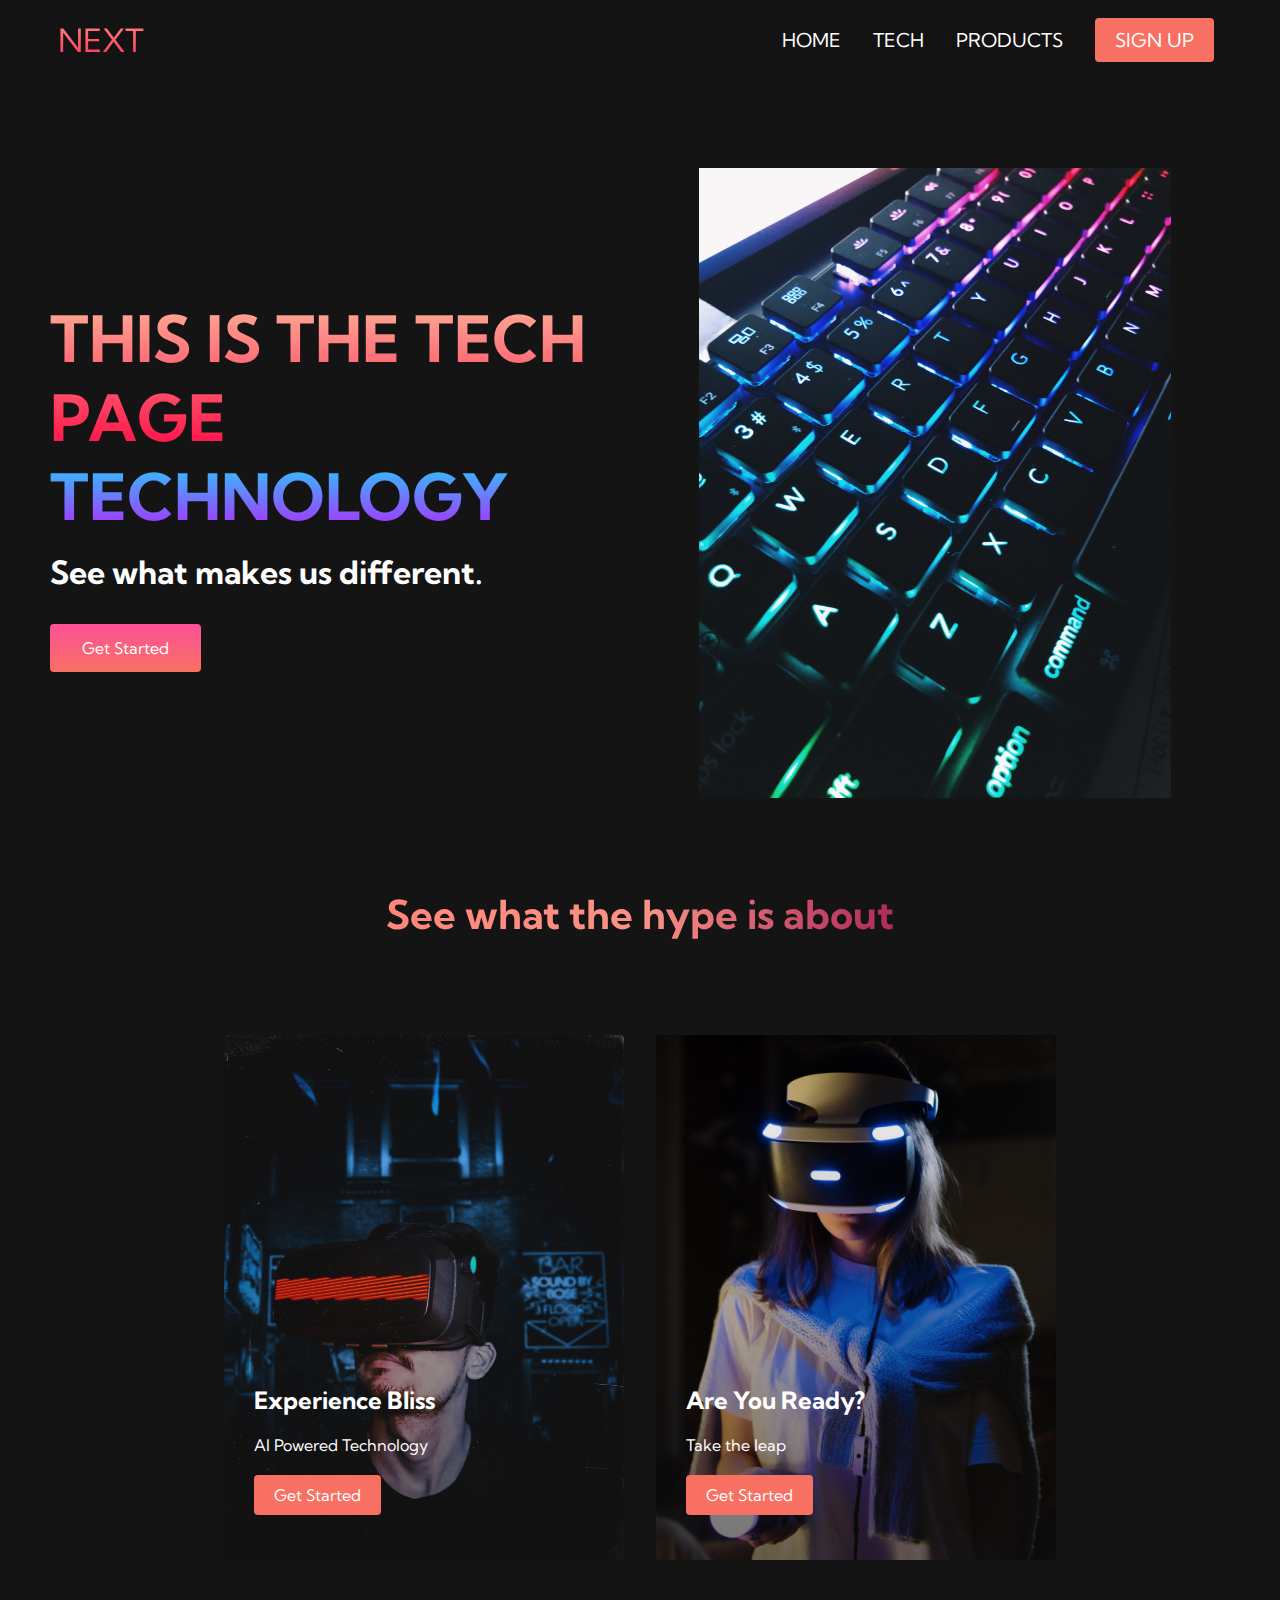
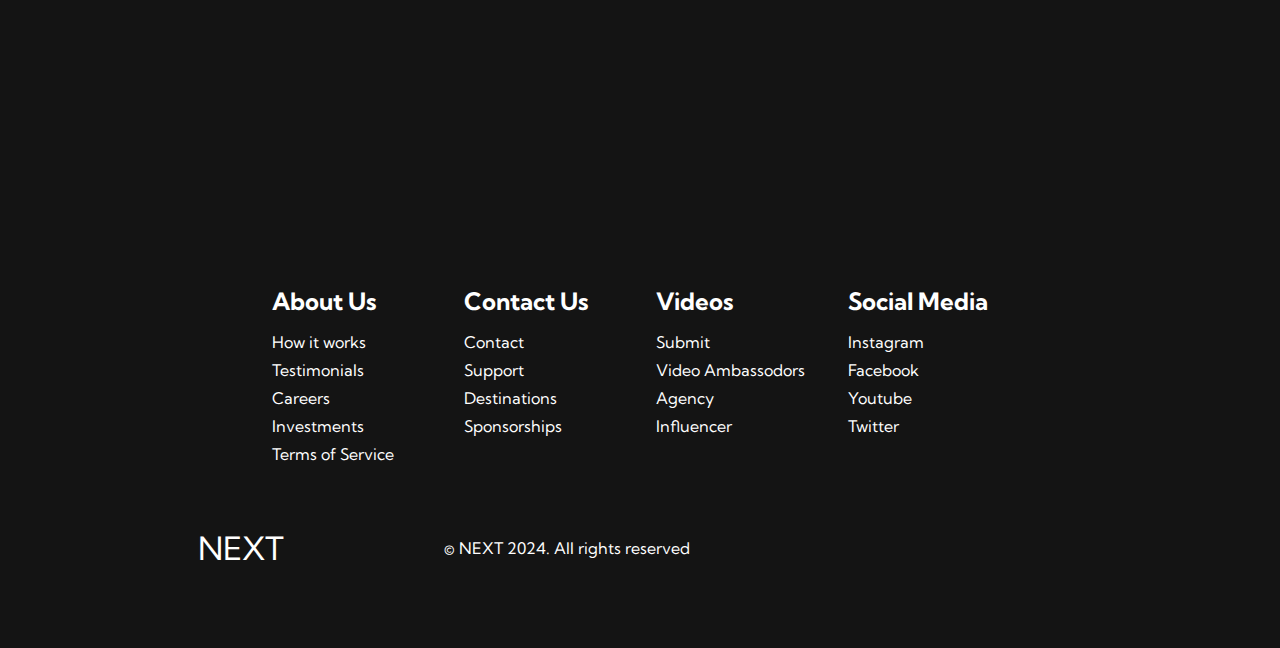
<file: tech.html/tech.html>
<!DOCTYPE html>
<html lang="en">
<head>
    <meta charset="UTF-8">
    <meta name="viewport" content="width=device-width, initial-scale=1.0">
    <title>NEXT Website</title>
    <link rel="stylesheet" href="/styles.css"/>
    <link href="https://fonts.googleapis.com/css2?family=Kumbh+Sans:wght@100..900&display=swap" rel="stylesheet">
</head>

<body>
    <!--Navbar Section-->
    <nav class="navbar">
        <div class="navbar__container">
            <a href="/" id="navbar__logo">
                <i class="fas fa-gem"></i>
                NEXT</a>
            <div class="navbar__toggle" id="mobile-menu">
                <span class="bar"></span>
                <span class="bar"></span>
                <span class="bar"></span>
            </div>
            
            <ul class="navbar__menu">
                <li class="navbar__item">
                    <a href="/" class="navbar__links">HOME</a>
                </li>
                <li class="navbar__item">
                    <a href="tech.html/" class="navbar__links">TECH</a>
                </li>
                <li class="navbar__item">
                    <a href="/" class="navbar__links">PRODUCTS</a>
                </li>
                <li class="navbar__btn">
                    <a href="/" class="button">SIGN UP</a>
                </li>
            </ul>
        </div>
    </nav>

    <!--Hero Section-->
    <div class="main">
        <div class="main__container">
            <div class="main__content">
                <h1>THIS IS THE TECH PAGE</h1>
                <h2>TECHNOLOGY</h2>
                <p>See what makes us different.</p>
                <button class="main__btn"><a href="/">Get Started</a></button>
            </div>
            <div class="main__img--container">
                <img src="/images/pic2.jpg" alt="phone illustration" id="main__img">
            </div>
        </div>
    </div>

    <!-- Services Secion -->
    <div class="services">
        <h1>See what the hype is about</h1>
        <div class="services__container">
            <div class="services__card">
                <h2>Experience Bliss</h2>
                <p>AI Powered Technology</p>
                <button>Get Started</button>
            </div>
            <div class="services__card">
                <h2>Are You Ready?</h2>
                <p>Take the leap</p>
                <button>Get Started</button>
            </div>
        </div>
    </div>

    <!-- Footer Section -->
    <div class="footer__container">
        <div class="footer__links">
            <div class="footer__link--wrapper">
                <div class="footer__link--items">
                    <h2>About Us</h2>
                    <a href="/">How it works</a>
                    <a href="/">Testimonials</a>
                    <a href="/">Careers</a>
                    <a href="/">Investments</a>
                    <a href="/">Terms of Service</a>
                </div>
                <div class="footer__link--items">
                    <h2>Contact Us</h2>
                    <a href="/">Contact</a>
                    <a href="/">Support</a>
                    <a href="/">Destinations</a>
                    <a href="/">Sponsorships</a>
                </div>
            </div>
            <div class="footer__link--wrapper">
                <div class="footer__link--items">
                    <h2>Videos</h2>
                    <a href="/">Submit</a>
                    <a href="/">Video Ambassodors</a>
                    <a href="/">Agency</a>
                    <a href="/">Influencer</a>
                </div>
                <div class="footer__link--items">
                    <h2>Social Media</h2>
                    <a href="/">Instagram</a>
                    <a href="/">Facebook</a>
                    <a href="/">Youtube</a>
                    <a href="/">Twitter</a>
                </div>
            </div>
        </div>
        <div class="social__media">
            <div class="social__media--wrap">
                <div class="footer__logo">
                    <a href="/" id="footer__logo"><i class="fas fa-gem"></i>NEXT</a>
                </div>
                <p class="website__rights">© NEXT 2024. All rights reserved</p>
                <div class="social__icons">
                    <a href="/" class="social__icon--link" target="_blank">
                        <i class="fab fa-facebook"></i>
                    </a>
                    <a href="/" class="social__icon--link" target="_blank">
                        <i class="fab fa-instagram"></i>
                    </a>
                    <a href="/" class="social__icon--link" target="_blank">
                        <i class="fab fa-twitter"></i>
                    </a>
                    <a href="/" class="social__icon--link" target="_blank">
                        <i class="fab fa-linkedin"></i>
                    </a>
                    <a href="/" class="social__icon--link" target="_blank">
                        <i class="fab fa-youtube"></i>
                    </a>
                </div>
            </div>
        </div>
    </div>

    <script src="/app.js"></script>
</body>
</html>
</file>
<file: styles.css>
* {
    box-sizing: border-box;
    margin: 0;
    padding: 0;
    font-family: 'Kumbh Sans', sans-serif;
}

.navbar {
    background: #131313;
    height: 80px;
    display: flex;
    justify-content: center;
    align-items: center;
    font-size: 1.2rem;
    position: sticky;
    top: 0;
    z-index: 999;
}

.navbar__container {
    display: flex;
    justify-content: space-between;
    height: 80px;
    z-index: 1;
    width: 100%;
    max-width: 1300px; 
    margin: 0 auto;
    padding: 0 50px;
}

#navbar__logo {
    background-color: #ff8177;
    background-image: linear-gradient(to top, #ff0844 0%, #ffb199 100%);
    background-size: 100%;
    -webkit-background-clip: text;
    -moz-background-clip: text;
    -webkit-text-fill-color: transparent;
    -moz-text-fill-color: transparent;
    display: flex;
    align-items: center;
    cursor: pointer;
    text-decoration: none;
    font-size: 2rem;
}


.fa-gem {
    margin-right: 0.5rem;
}

.navbar__menu {
    display: flex;
    align-items: center;
    list-style: none;
    text-align: center;
}

.navbar__item {
    height: 80px;
}

.navbar__links {
    color: #fff;
    display: flex;
    align-items: center;
    justify-content: center;
    text-decoration: none;
    padding: 0 1rem;
    height: 100%;
}

.navbar__btn {
    display: flex;
    justify-content: center;
    align-items: center;
    padding: 0 1rem;
    width: 100%;
}

.button {
    display: flex;
    justify-content: center;
    align-items: center;
    text-decoration: none;
    padding: 10px 20px;
    height: 100%;
    width: 100%;
    border: none;
    outline: none;
    border-radius: 4px;
    background: #F77062;
    color: #fff;
}

.button:hover {
    background: #4837ff;
    transition: all 0.3s ease;
}

.navbar__links:hover {
    color: #F77062; /* Change text color on hover */
    transition: color 0.3s ease; /* Apply transition only to text color */
}


@media screen and (max-width: 960px) {
    .navbar__container{
        display: flex;
        justify-content: space-between;
        height: 80px;
        z-index: 1;
        width: 100%;
        max-width: 1300px;
        padding: 0;
    }

    .navbar__menu {
        display: grid;
        grid-template-columns: auto;
        margin: 0;
        width: 100%;
        position: absolute;
        top: -1000px;
        opacity: 0; 
        transition: all 0.5s ease;
        height: 50vh;
        z-index: -1;
        background-color: #131313;
    }

    .navbar__menu.active {
        background-color: #131313;
        top: 100%;
        opacity: 1;
        transition: all 0.5s ease;
        z-index: 99;
        height: 50vh;
        font-size: 1.6rem;
    }

    #navbar__logo {
        padding-left: 25px;
    }

    .navbar__toggle .bar {
        width: 25px;
        height: 3px;
        margin: 5px auto;
        transition: all 0.3s ease-in-out;
        background: #fff;
    }

    .navbar__item {
        width: 100%;
    }

    .navbar__links {
        text-align: center;
        padding: 2rem;
        width: 100%;
        display: table;
    }

    #mobile-menu {
        position: absolute;
        top: 20%;
        right: 5%;
        transform: translate(5%, 20%);
    }

    .navbar__btn {
        padding-bottom: 2rem;
    }

    .button {
        display: flex;
        justify-content: center;
        align-items: center;
        width: 80%;
        height: 80px;
        margin: 0;
    }

    .navbar__toggle .bar {
        display: block;
        cursor: pointer;
    }

    #mobile-menu.is-active .bar:nth-child(2){
        opacity: 0;
    }

    #mobile-menu.is-active .bar:nth-child(1){
        transform: translateY(8px) rotate(45deg);
    }

    #mobile-menu.is-active .bar:nth-child(3){
        transform: translateY(-8px) rotate(-45deg);
    }
    
}
    


/* Hero Section CC */
.main {
    background-color: #141414;
}

.main__container {
    display: grid;
    grid-template-columns: 1fr 1fr;
    align-items: center;
    justify-self: center;
    margin: 0 auto;
    height: 90vh;
    background-color: #141414;
    z-index: 1;
    width: 100%;
    max-width: 1300px;
    padding: 0 50px;
}

.main__content h1 {
    font-size: 4rem;
    background-color: #ff8177;
    background-image: linear-gradient(to top, #ff0844 0%, #ffb199 100%) ;
    background-size: 100%;
    -webkit-background-clip: text;
    -moz-background-clip: text;
    -webkit-text-fill-color: transparent;
    -moz-text-fill-color: transparent;
}

.main__content h2 {
    font-size: 4rem;
    background-color: #ff8177;
    background-image: linear-gradient(to top, #b721ff 0%, #21d4fd 100%) ;
    background-size: 100%;
    -webkit-background-clip: text;
    -moz-background-clip: text;
    -webkit-text-fill-color: transparent;
    -moz-text-fill-color: transparent; 
}

.main__content p {
    margin-top: 1rem;
    font-size: 2rem;
    font-weight: 700;
    color: #fff;
}

.main__btn {
    font-size: 1rem;
    background-image: linear-gradient(to top, #f77062 0%, #fe5196 100%);
    padding: 14px 32px;
    border: none;
    border-radius: 4px;
    color: #fff;
    margin-top: 2rem;
    cursor: pointer;
    position: relative;
    transition: all 0.35s;
    outline: none;
}

.main__btn a {
    position: relative;
    z-index: 2;
    color: #FFF;
    text-decoration: none;
}

.main__btn:after {
    position: absolute;
    content: '';
    top: 0;
    left: 0;
    width: 0;
    height: 100%;
    background: #4837ff;
    transition: all 0.35s;
    border-radius: 4px;
}

.main__btn:hover {
    color: #fff;
}

.main__btn:hover:after {
    width: 100%;
}

.main__img--container {
    text-align: center;
}

#main__img {
    height: 80%;
    width: 80%;
}

/* Mobile Responsive */

@media screen and (max-width: 768px) {
    .main__container {
        display: grid;
        grid-template-columns: auto;
        align-items: center;
        justify-self: center;
        width: 100%;
        margin: 0 auto;
        height: 90vh;
    }

    .main__content {
        text-align: center;
        margin-bottom: 4rem;
    }

    .main__content h1 {
        font-size: 2.5rem;
        margin-top: 2rem;
    }

    .main__content h2 {
        font-size: 3rem;
    }

    .main__content p {
        margin-top: 1rem;
        font-size: 1.5rem;
    }
}
    
@media screen and (max-width: 480px) {
    .main__content h1 {
        font-size: 2rem;
        margin-top: 3rem;
    }

    .main__content h2 {
        font-size: 2rem;
    }

    .main__content p {
        margin-top: 2rem;
        font-size: 1.5rem;
    }

    .main__btn {
        padding: 12px 36px;
        margin: 2.5rem 0;
    }
}


/* Services Section CSS */
.services {
    background: #141414;
    display: flex;
    flex-direction: column;
    align-items: center;
    height: 100vh;
}

.services h1 {
    background-color: #ff8177;
    background-image: linear-gradient(
        to right,
        #ff8177 0%,
        #ff867a 0%,
        #ff8c7f 21%,
        #f99185 52%,
        #cf556c 78%,
        #b12a5b 100% );
    background-size: 100%;
    margin-bottom: 5rem;
    font-size: 2.5rem;
    -webkit-background-clip: text;
    -moz-background-clip: text;
    -webkit-text-fill-color: transparent;
    -moz-text-fill-color: transparent; 
}

.services__container {
    display: flex;
    justify-content: center;
    flex-wrap: wrap;
}

.services__card {
    margin: 1rem;
    height: 525px;
    width: 400px;
    border-radius: 4px;
    background-image: linear-gradient(to bottom, 
        rgba(0,0,0,0)0%,
        rgba(17,17,17,0.6)100%),
        url('/images/pic3.jpg');
    background-size: cover;
    position: relative;
    color: #fff;
}

.services__container .services__card:nth-child(2) {
    background-image: linear-gradient(
        to bottom, 
        rgba(0,0,0,0)0%,
        rgba(17,17,17,0.6)100%),
        url('/images/pic4.jpg');
}

.services h2 {
    position: absolute;
    top: 350px;
    left: 30px;
}

.services__card p {
    position: absolute;
    top: 400px;
    left: 30px;
}

.services__card button {
    color: #fff;
    padding: 10px 20px;
    border: none;
    outline: none;
    border-radius: 4px;
    background: #f77062;
    position: absolute;
    top: 440px;
    left: 30px;
    font-size: 1rem;
    cursor: pointer;
}

.services__card:hover {
    transform: scale(1.075);
    transition: 0.2s ease-in;
    cursor: pointer;
}

@media screen and (max-width: 960px) {
    .services {
        height: 1600px;
    }

    .services h1 {
        font-size: 2rem;
        margin-top: 12rem;
    }
}
    
@media screen and (max-width: 480px) {
    .services {
        height: 1400px;
    }

    .services h1 {
        font-size: 1.2rem;
    }

    .services__card {
        width: 300px;
    }
}

/* Footer CSS */
.footer__container {
    background-color: #141414;
    padding: 5rem 0;
    display: flex;
    flex-direction: column;
    justify-content: centre;
    align-items: center;
}

#footer__logo {
    color: #fff;
    display: flex;
    align-items: center;
    cursor: pointer;
    text-decoration: none;
    font-size: 2rem;
}

.footer__links {
    width: 100%;
    max-width: 1000px;
    display: flex;
    justify-content: center;
}

.footer__link--wrapper {
    display: flex;
}

.footer__link--items {
    display: flex;
    flex-direction: column;
    align-items: flex-start;
    margin: 16px;
    text-align: left;
    width: 160px;
    box-sizing: border-box;
}

.footer__link--items h2 {
    margin-bottom: 16px;
}

.footer__link--items > h2 {
    color: #fff;
}

.footer__link--items a {
    color: #fff;
    text-decoration: none;
    margin-bottom: 0.5rem;
}

.footer__link--items a:hover {
    color: #e9e9e9;
    transition: 0.3s ease-out;
}

/* Social Icons */
.social__icon--link {
    color: #fff;
    font-size: 24px;
}

.social__media {
    max-width: 1000px;
    width: 100%;
}

.social__media--wrap {
    display: flex;
    justify-content: space-between;
    align-items: center;
    width: 90%;
    max-width: 1000px;
    margin: 40px auto 0 auto;

}

.social__icons {
    display: flex;
    justify-content: space-between;
    align-items: center;
    width: 240px;
}

.social__logo {
    color: #fff;
    justify-self: flex-start;
    margin-left: 20px;
    cursor: pointer;
    text-decoration: none;
    font-size: 2rem;
    display: flex;
    align-items: center;
    margin-bottom: 16px;
}

.website__rights {
    color: #fff;
}

@media screen and (max-width: 820px) {
    .footer__links {
        padding-top: 2rem;
    }

    #footer__logo {
        margin-bottom: 2rem;
    }

    .website__rights {
        margin-bottom: 2rem;
    }

    .footer__link--wrapper {
        flex-direction: column;
    }

    .social__media--wrap {
        flex-direction: column;
    }
}

@media screen and (max-width: 480px) {
    .footer__link--items {
        margin: 0;
        padding: 10px;
        width: 100%;
    }
}
</file>
